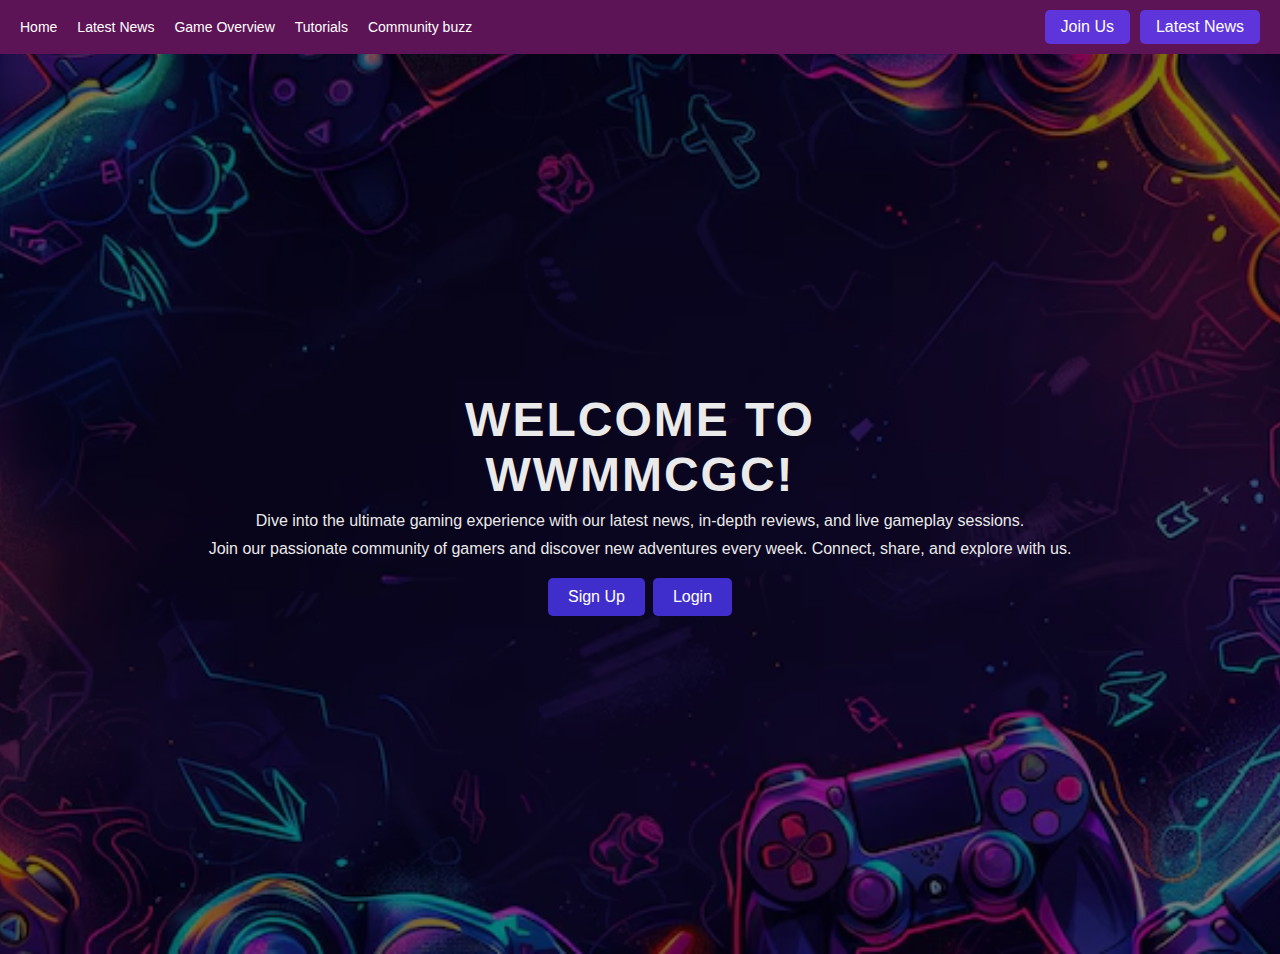
<file: INDEX.HTML>
<!DOCTYPE html>
<html lang="en">
<head>
    <meta charset="UTF-8" />
    <meta name="viewport" content="width=device-width, initial-scale=1" />
    <title>Welcome - WWMMCGC</title>
    <link rel="stylesheet" href="style.css" />
</head>
<body>
    <!-- Navigation Section -->
    <div class="top-nav">
        <div class="right-nav">
            <a href="#" class="toggle-link" data-target="home-content">Home</a>
            <div id="home-content" class="toggle-content" style="display:none; padding: 5px 10px;">
                Welcome to WWMMCGC, your go-to community for all things Mini Militia Classic and beyond. Explore exciting content and join the fun!
            </div>

            <a href="#" class="toggle-link" data-target="latest-news-content">Latest News</a>
            <div id="latest-news-content" class="toggle-content" style="display:none; padding: 5px 10px;">
                Stay updated with the newest game updates, community announcements, and upcoming tournaments.
            </div>

            <a href="#" class="toggle-link" data-target="game-overview-content">Game Overview</a>
            <div id="game-overview-content" class="toggle-content" style="display:none; padding: 5px 10px;">
                Discover the key features and gameplay elements that make Mini Militia Classic a favorite among our community members.
            </div>

            <a href="#" class="toggle-link" data-target="tutorials-content">Tutorials</a>
            <div id="tutorials-content" class="toggle-content" style="display:none; padding: 5px 10px;">
                Learn tips, tricks, and detailed walkthroughs to level up your skills and dominate the battlefield.
            </div>

            <a href="#" class="toggle-link" data-target="community-buzz-content">Community buzz</a>
            <div id="community-buzz-content" class="toggle-content" style="display:none; padding: 5px 10px;">
                Connect with fellow gamers, see community highlights, and get involved in exciting events and discussions.
            </div>
        </div>
        <div class="left-nav">
            <button class="btn-primary" onclick="window.location.href='signup.html'">Join Us</button>
            <button class="btn-secondary" onclick="window.location.href='news.html'">Latest News</button>
        </div>
    </div>

    <!-- Hero Section -->
    <div class="hero-container">
        <div class="overlay"></div>
        <div class="container">
            <div class="welcome-text">
                <h1>WELCOME TO</h1>
                <h1>WWMMCGC!</h1>
                <p class="sub-heading">Dive into the ultimate gaming experience with our latest news, in-depth reviews, and live gameplay sessions.</p>
                <p class="sub-text">Join our passionate community of gamers and discover new adventures every week. Connect, share, and explore with us.</p>
            </div>
            <div class="button-group" style="display: flex; gap: 8px;">
                <button class="btn-primary" onclick="window.location.href='signup.html'">Sign Up</button>
                <button class="btn-secondary" onclick="window.location.href='login.html'">Login</button>
            </div>
        </div>
    </div>

<script>
    // Toggle content below nav items on click
    document.querySelectorAll('.toggle-link').forEach(link => {
        link.addEventListener('click', e => {
            e.preventDefault();
            const targetId = link.getAttribute('data-target');
            const content = document.getElementById(targetId);

            if (content.style.display === 'block') {
                content.style.display = 'none';
            } else {
                // Optionally close others first:
                document.querySelectorAll('.toggle-content').forEach(c => c.style.display = 'none');
                content.style.display = 'block';
            }
        });
    });
</script>

</body>
</html>
</file>
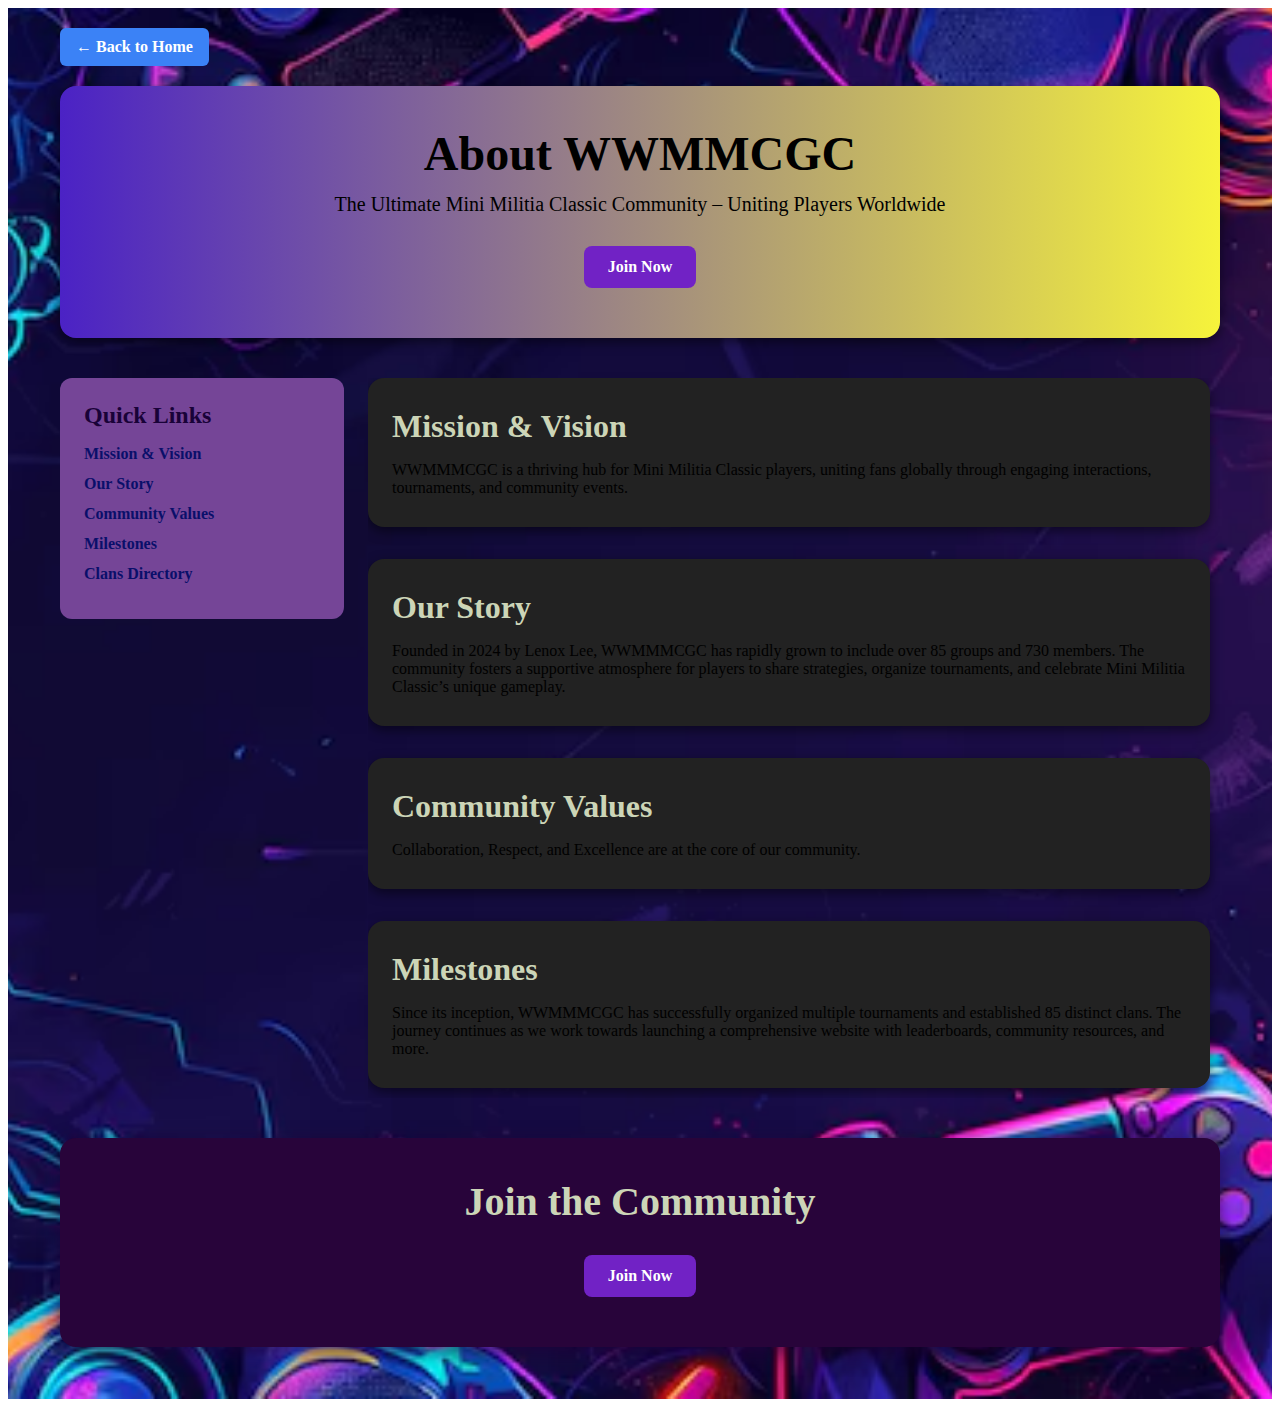
<file: about.html>
<!DOCTYPE html>
<html lang="en">
<head>
  <meta charset="UTF-8" />
  <meta http-equiv="X-UA-Compatible" content="IE=edge" />
  <meta name="viewport" content="width=device-width, initial-scale=1.0" />
  <link rel="stylesheet" href="about.css" />
  <title>About Community - WWMMCGC</title>
</head>
<body>
  <div class="about-page">
    <div class="container">

      <!-- Back Button -->
      <div class="mb-4">
        <a href="home.html" class="back-button">&larr; Back to Home</a>
      </div>

      <!-- Hero Section -->
      <section class="hero mb-12 text-center">
        <h1 class="text-4xl font-bold mb-4">About WWMMCGC</h1>
        <p class="text-lg mb-6">The Ultimate Mini Militia Classic Community – Uniting Players Worldwide</p>
        <a href="https://chat.whatsapp.com/C6wiOXZnQN6HUIhf3dZQ1S" class="join-button" target="_blank">Join Now</a>
      </section>

      <!-- Content Section -->
      <div class="grid-container">
        <!-- Sidebar -->
        <aside class="sidebar">
          <h2>Quick Links</h2>
          <ul>
            <li><a href="#mission" class="hover:underline hover:text-green-400">Mission & Vision</a></li>
            <li><a href="#story" class="hover:underline hover:text-green-400">Our Story</a></li>
            <li><a href="#values" class="hover:underline hover:text-green-400">Community Values</a></li>
            <li><a href="#milestones" class="hover:underline hover:text-green-400">Milestones</a></li>
            <li><a href="#clans" class="hover:underline hover:text-green-400">Clans Directory</a></li>
          </ul>
        </aside>

        <!-- Main Content -->
        <main class="main-content">
          <section id="mission">
            <h2>Mission & Vision</h2>
            <p>WWMMMCGC is a thriving hub for Mini Militia Classic players, uniting fans globally through engaging interactions, tournaments, and community events.</p>
          </section>

          <section id="story">
            <h2>Our Story</h2>
            <p>Founded in 2024 by Lenox Lee, WWMMMCGC has rapidly grown to include over 85 groups and 730 members. The community fosters a supportive atmosphere for players to share strategies, organize tournaments, and celebrate Mini Militia Classic’s unique gameplay.</p>
          </section>

          <section id="values">
            <h2>Community Values</h2>
            <p>Collaboration, Respect, and Excellence are at the core of our community.</p>
          </section>

          <section id="milestones">
            <h2>Milestones</h2>
            <p>Since its inception, WWMMMCGC has successfully organized multiple tournaments and established 85 distinct clans. The journey continues as we work towards launching a comprehensive website with leaderboards, community resources, and more.</p>
          </section>

          <section id="clans">
            <h2>Clans Directory</h2>
            <div class="clan-cards">
              <a href="https://chat.whatsapp.com/L9YdYuJ9SesAOFy6e7g2kv" class="clan-card" target="_blank">DPC - Dominant Player Clan</a>
              <a href="https://chat.whatsapp.com/JUWylkWl1N66Dsl5HbMmj8" class="clan-card" target="_blank">EK - Experience Killers</a>
              <a href="https://chat.whatsapp.com/ISJC1S2jZhk31q0uqQMhUY" class="clan-card" target="_blank">BS Clan - A force to be reckoned with</a>
            </div>
          </section>
        </main>
      </div>

      <!-- Join Section -->
      <section class="join-section">
        <h2>Join the Community</h2>
        <a href="https://chat.whatsapp.com/C6wiOXZnQN6HUIhf3dZQ1S" class="join-button" target="_blank">Join Now</a>
      </section>

    </div>
  </div>
</body>
</html>
</file>
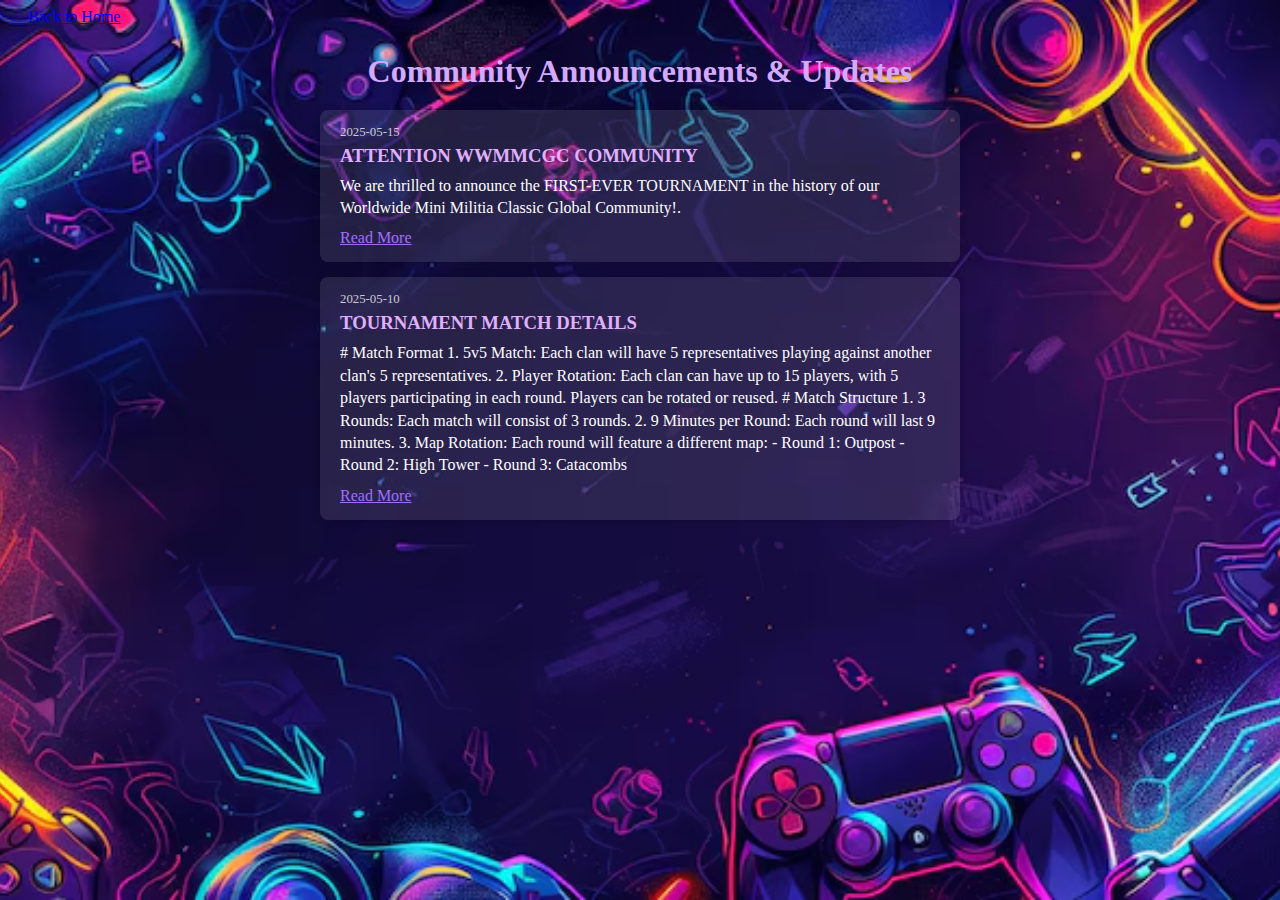
<file: communityA.html>
<!DOCTYPE html>
<html lang="en">
<head>
  <meta charset="UTF-8" />
  <meta name="viewport" content="width=device-width, initial-scale=1" />
  <title>Community Announcements</title>
  <link rel="stylesheet" href="communityA.css">
</head>
<body>
  <section class="announcements">
    <!-- Back Button -->
      <div class="container CommunityA-page">
  <a href="home.html" class="back-button">← Back to Home</a>
  
</div>
    <h2>Community Announcements & Updates</h2>

    <div class="announcement-card">
      <small class="date">2025-05-15</small>
      <h3>ATTENTION WWMMCGC COMMUNITY</h3>
      <p>We are thrilled to announce the FIRST-EVER TOURNAMENT in the history of our Worldwide Mini Militia Classic Global Community!.</p>
      <a href="#" class="read-more" onclick="toggleReadMore(this)">Read More</a>
      <div class="more-text" style="display: none;">
        <p>TOURNAMENT DATES: June or July (exact dates to be confirmed soon!)
ALTERNATE DATE: August (if needed)

TOURNAMENT SELECTION CRITERIA

To participate in the WWMMCGC Tournament, follow these steps:

1. Fill out the WWMMCGC form.
2. Based on your rank, you'll be matched with clan members of similar rank.
3. Defend your rank by competing against them.
4. If you defeat your opponents, you'll automatically qualify to represent your clan in the tournament.

Clear and straightforward! This format ensures fair competition and showcases your skills.
.</p>
      </div>
    </div>

    <div class="announcement-card">
      <small class="date">2025-05-10</small>
      <h3>TOURNAMENT MATCH DETAILS</h3>
      <p># Match Format
1. 5v5 Match: Each clan will have 5 representatives playing against another clan's 5 representatives.
2. Player Rotation: Each clan can have up to 15 players, with 5 players participating in each round. Players can be rotated or reused.

# Match Structure
1. 3 Rounds: Each match will consist of 3 rounds.
2. 9 Minutes per Round: Each round will last 9 minutes.
3. Map Rotation: Each round will feature a different map:
    - Round 1: Outpost
    - Round 2: High Tower
    - Round 3: Catacombs
</p>
      <a href="#" class="read-more" onclick="toggleReadMore(this)">Read More</a>
      <div class="more-text" style="display: none;">
        <p> Game Modes:
1. Round 1 (Outpost): TDM (Team Deathmatch)
2. Round 2 (High Tower): CTF (Capture the Flag)
3. Round 3 (Catacombs): PTB (Plant the Bomb)

# Match Officials
1. 2 Spectators/Observers: Community admins will spectate each match.
2. *No members are allowed to spectate : Only designated community admins can spectate.

# Lobby Details
1. Total players: 10 players (5 from each clan) + 2 spectators = 12 players maximum.

TOURNAMENT RULES

1. No insults: No clan member should insult another clan or player. Immediate ban and replacement will follow.
2. No hacking: Using hacks will result in immediate ban and possible clan penalty. Recorded evidence can be used to enforce this rule.

3. Spectators only: Only designated spectators can speak in the lobby unless players are specifically asked to.

4. Good connection required: Players must have a stable connection. Lagging out won't pause the game nor require spectator to remove anyone. 

5. Clan tags required: Players must display their clan tags.

6. Starting phrase: "For the glory of MMC, let the war begin" will signal the match start.

7. Clans' positions: Clans will be assigned left and right positions.

TOURNAMENT FORMAT

Group Stage
1. 3-4 groups: Divided into Group A, B, C, and possibly D.
2. 8 clans per group: Each group will have 8 clans competing.
3. Round-robin format: Each clan will play against every other clan in their group.

Advancement
1. Top clan advances: The clan with the most wins or points in each group will advance to the semi-finals.

Semi-finals:

The winners from each group will compete in the semi-finals.

TOURNAMENT FINALS

1. Last clan standing: The winners of the semi-finals will compete for the championship.

2. Tournament winner: The last clan standing will be declared the winner and crowned the strongest clan in WWMMCGC.

Stay tuned for updates, and get ready for an epic battle! Thank you to our amazing community members for your dedication and enthusiasm!

Get ready, comrades! The tournament promises to be epic!</p>
      </div>
    </div>
  </section>

  <script>
    function toggleReadMore(element) {
      const moreText = element.nextElementSibling;
      if (moreText.style.display === "none") {
        moreText.style.display = "block";
        element.textContent = "Read Less";
      } else {
        moreText.style.display = "none";
        element.textContent = "Read More";
      }
    }
  </script>
</body>
</html>
</file>
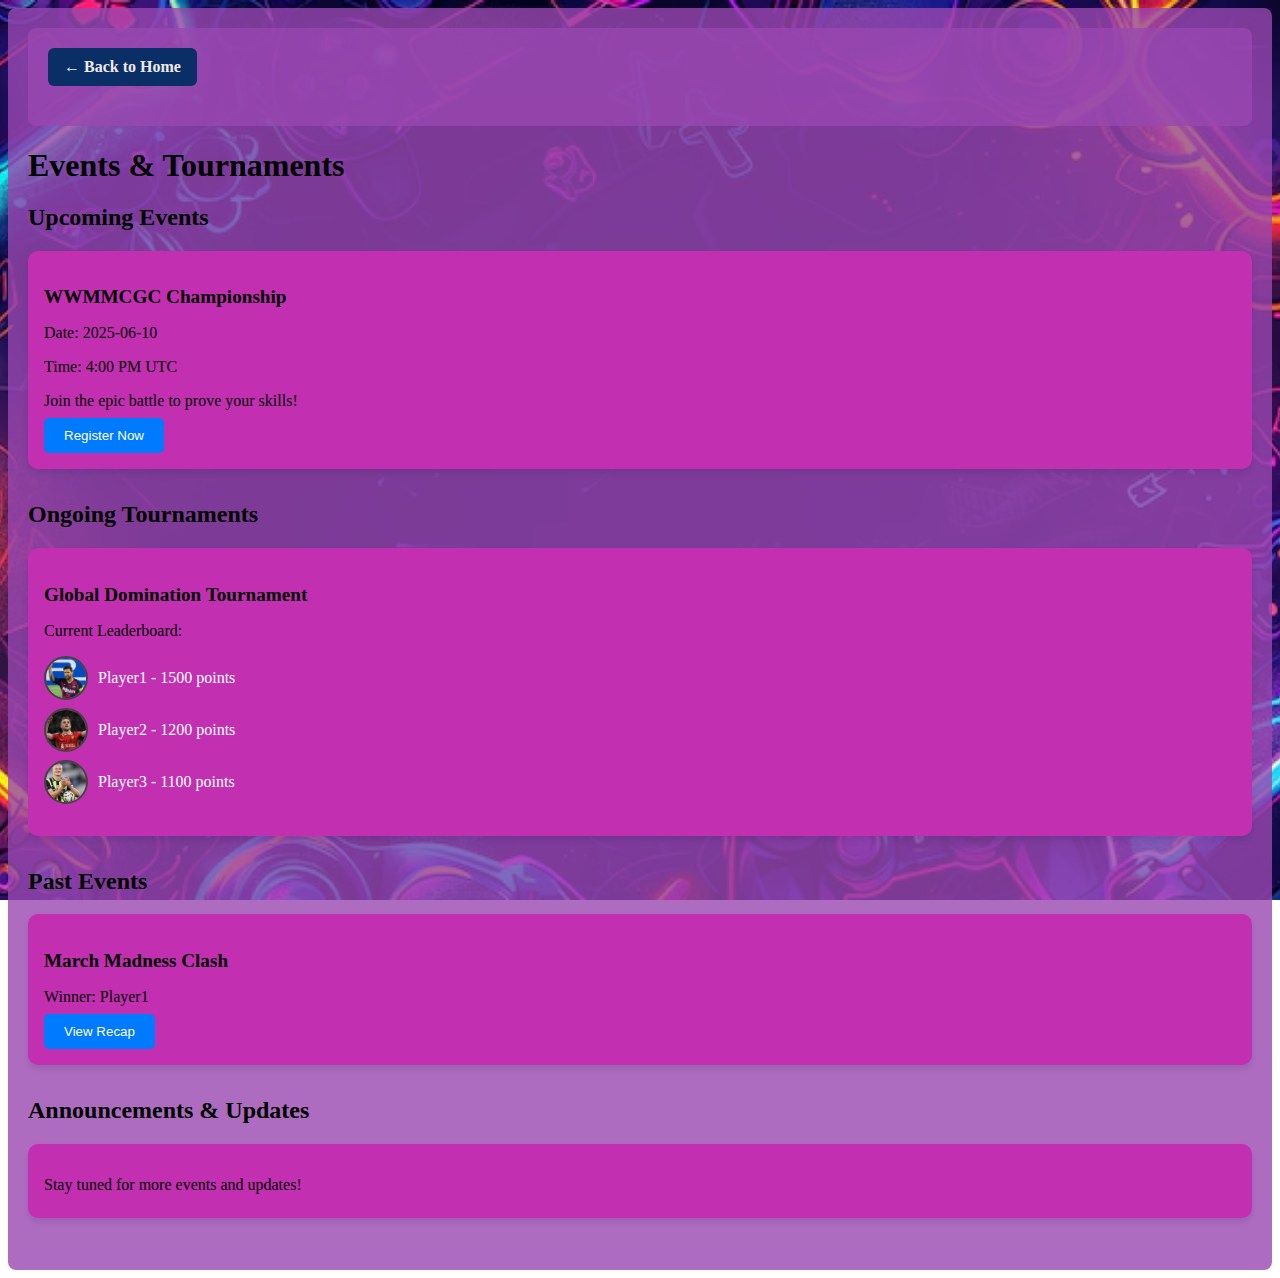
<file: event.html>
<!DOCTYPE html>
<html lang="en">
<head>
  <meta charset="UTF-8">
  <meta http-equiv="X-UA-Compatible" content="IE=edge">
  <meta name="viewport" content="width=device-width, initial-scale=1.0">
  <title>Events & Tournaments</title>
  <link rel="stylesheet" href="event.css">
</head>
<body>
  <div class="container">
    <!-- Back Button -->
      <div class="container event-page">
  <a href="home.html" class="back-button">← Back to Home</a>
  
</div>
    <h1>Events & Tournaments</h1>

<!-- Upcoming Events -->
    <section class="section">
      <h2>Upcoming Events</h2>
      <div class="card">
        <h3>WWMMCGC Championship</h3>
        <p>Date: 2025-06-10</p>
        <p>Time: 4:00 PM UTC</p>
        <p>Join the epic battle to prove your skills!</p>
        <button onclick="redirectToForm()">Register Now</button>
      </div>
    </section>

    <!-- Ongoing Tournaments -->
    <section class="section">
      <h2>Ongoing Tournaments</h2>
      <div class="card">
        <h3>Global Domination Tournament</h3>
        <p>Current Leaderboard:</p>
        <ul class="leaderboard">
  <li>
    <img src="1.jpg" alt="Player1" class="player-pic" />
    Player1 - 1500 points
  </li>
  <li>
    <img src="2.jpg" alt="Player2" class="player-pic" />
    Player2 - 1200 points
  </li>
  <li>
    <img src="3.jpg" alt="Player3" class="player-pic" />
    Player3 - 1100 points
  </li>
</ul>

      </div>
    </section>

    <!-- Past Events -->
    <section class="section">
      <h2>Past Events</h2>
      <div class="card">
        <h3>March Madness Clash</h3>
        <p>Winner: Player1</p>
        <button onclick="openRecapVideo()">View Recap</button>

<script>
  function openRecapVideo() {
    const videoURL = "YOUR_VIDEO_RECAP_LINK_HERE";
    window.open(videoURL, "_blank");
  }
</script>
      </div>
    </section>

    <!-- Announcements & Updates -->
    <section class="section">
      <h2>Announcements & Updates</h2>
      <div class="card">
        <p>Stay tuned for more events and updates!</p>
      </div>
    </section>
  </div>

  <script>
    function redirectToForm() {
      const formURL = "YOUR_GOOGLE_FORM_LINK_HERE";
      window.location.href = formURL;
    }
  </script>

</body>
</html>
</file>
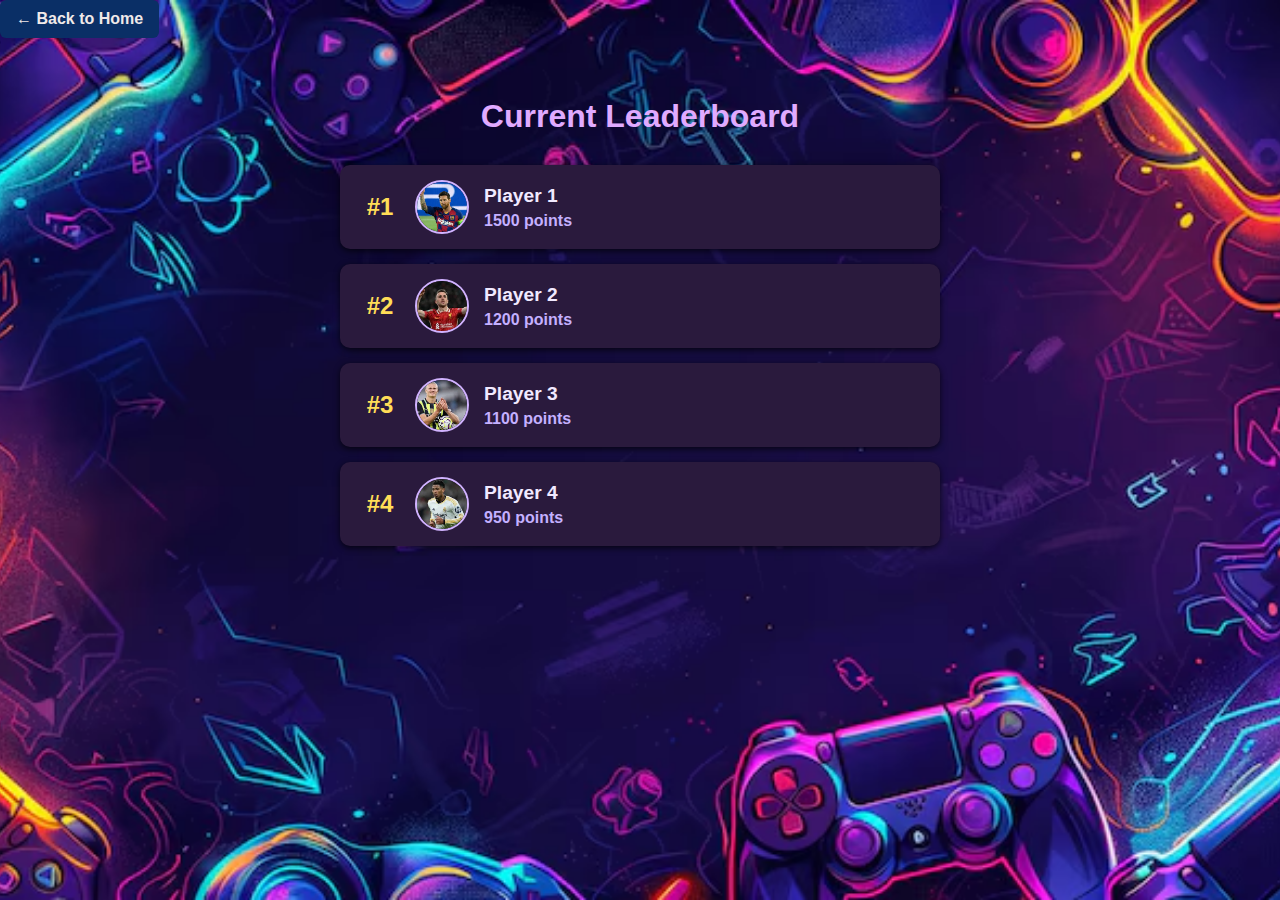
<file: leaderboard.html>
<!DOCTYPE html>
<html lang="en">
<head>
  <meta charset="UTF-8" />
  <meta name="viewport" content="width=device-width, initial-scale=1" />
  <title>Leaderboard</title>
  <!-- Back Button -->
      <div class="container event-page">
  <a href="home.html" class="back-button">← Back to Home</a>
  <link rel="stylesheet" href="leaderboard.css" />

</head>
<body>

  <section class="leaderboard">
    <h2>Current Leaderboard</h2>

    <div class="leaderboard-item">
    <span class="rank">#1</span>
    <img src="1.jpg" alt="Player 1" class="player-img" />
    <div class="player-info">
      <h3>Player 1</h3>
      <p>1500 points</p>
    </div>
  </div>

  <div class="leaderboard-item">
    <span class="rank">#2</span>
    <img src="2.jpg" alt="Player 2" class="player-img" />
    <div class="player-info">
      <h3>Player 2</h3>
      <p>1200 points</p>
    </div>
  </div>

  <div class="leaderboard-item">
    <span class="rank">#3</span>
    <img src="3.jpg" alt="Player 3" class="player-img" />
    <div class="player-info">
      <h3>Player 3</h3>
      <p>1100 points</p>
    </div>
  </div>

  <div class="leaderboard-item">
    <span class="rank">#4</span>
    <img src="4.jpg" alt="Player 4" class="player-img" />
    <div class="player-info">
      <h3>Player 4</h3>
      <p>950 points</p>
    </div>
  </div>
</div>


    </div>
  </section>

</body>
</html>
</file>
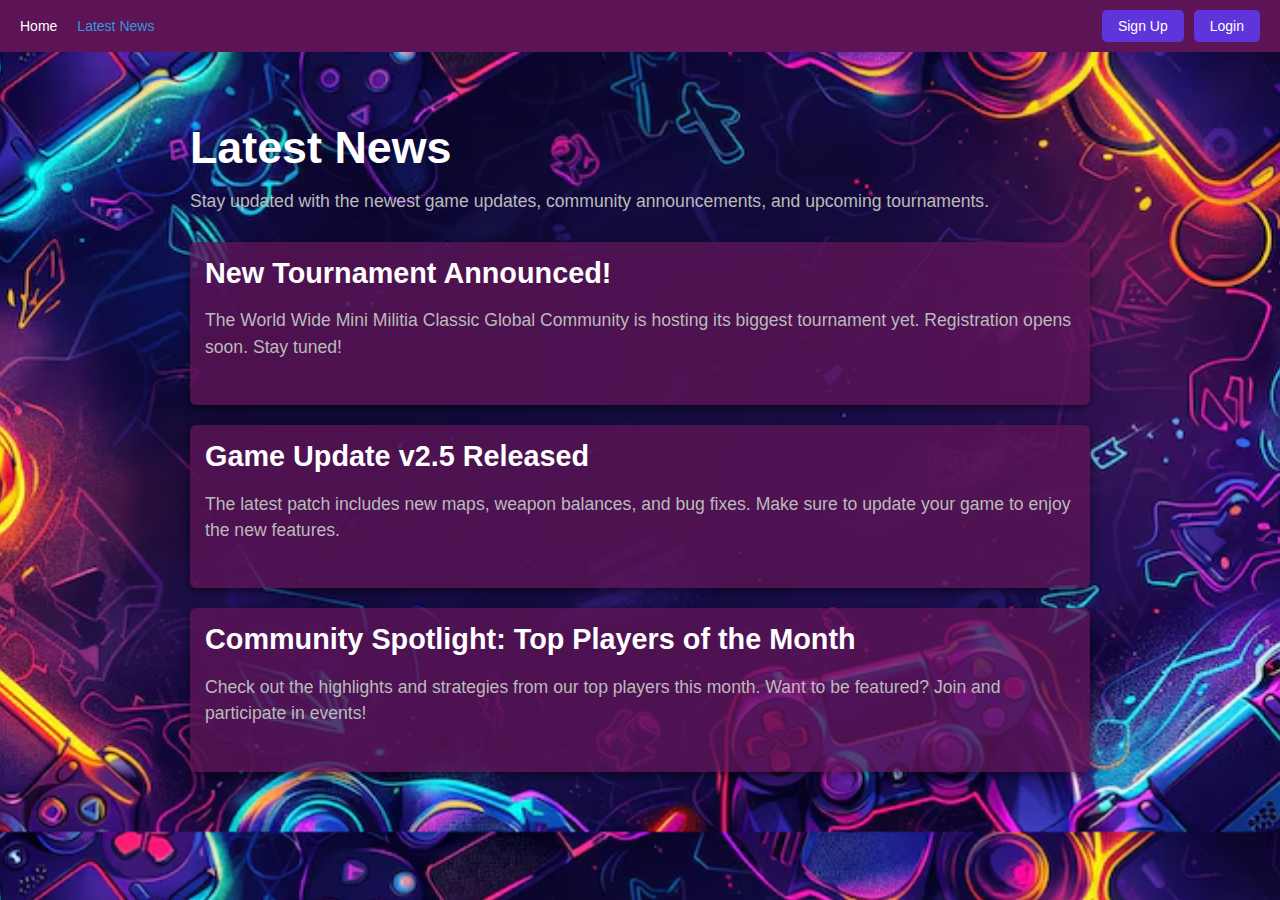
<file: news.html>
<!DOCTYPE html>
<html lang="en">
<head>
    <meta charset="UTF-8" />
    <meta name="viewport" content="width=device-width, initial-scale=1" />
    <title>Latest News - WWMMCGC</title>
    <link rel="stylesheet" href="news.css" />
</head>
<body>
    <!-- Navigation -->
    <div class="top-nav">
        <div class="right-nav">
            <a href="index.html">Home</a>
            <a href="new.html" class="active">Latest News</a>
           
        </div>
        <div class="left-nav">
            <button class="btn-primary" onclick="window.location.href='signup.html'">Sign Up</button>
            <button class="btn-secondary" onclick="window.location.href='login.html'">Login</button>
        </div>
    </div>

    <!-- Main Content -->
    <div class="container" style="padding: 40px 20px; max-width: 900px; margin: auto; color: #fff;">
        <h1>Latest News</h1>
        <p>Stay updated with the newest game updates, community announcements, and upcoming tournaments.</p>

        <!-- News item 1 -->
        <article style="background: rgba(92, 20, 86, 0.8); padding: 15px; border-radius: 6px; margin-bottom: 20px;">
            <h2>New Tournament Announced!</h2>
            <p>The World Wide Mini Militia Classic Global Community is hosting its biggest tournament yet. Registration opens soon. Stay tuned!</p>
            <!-- Optionally a "Read More" link to a full article -->
        </article>

        <!-- News item 2 -->
        <article style="background: rgba(92, 20, 86, 0.8); padding: 15px; border-radius: 6px; margin-bottom: 20px;">
            <h2>Game Update v2.5 Released</h2>
            <p>The latest patch includes new maps, weapon balances, and bug fixes. Make sure to update your game to enjoy the new features.</p>
        </article>

        <!-- News item 3 -->
        <article style="background: rgba(92, 20, 86, 0.8); padding: 15px; border-radius: 6px; margin-bottom: 20px;">
            <h2>Community Spotlight: Top Players of the Month</h2>
            <p>Check out the highlights and strategies from our top players this month. Want to be featured? Join and participate in events!</p>
        </article>
    </div>
</body>
</html>
</file>
<file: style.css>
body {
    margin: 0;
    font-family: 'Arial', sans-serif;
    background-image: url('vibrant-esports-event-background-with-neon-game-controllers-futuristic-digital-elements_43969-62587.avif');
    background-size: cover;
    background-position: center;
    color: #ffffff;
}

.top-nav {
    display: flex;
    justify-content: flex-end;
    align-items: center;
    padding: 10px 20px;
    background-color: #5c1456;
}

.left-nav {
    margin-left: auto;
    display: flex;
    gap: 10px;
}

.left-nav .btn-primary, .left-nav .btn-secondary {
    background-color: #5e34db;
    color: #ffffff;
    border: none;
    padding: 8px 16px;
    cursor: pointer;
    border-radius: 5px;
}

.right-nav {
    display: flex;
    gap: 20px;
}

.right-nav a {
    color: #ffffff;
    text-decoration: none;
    font-size: 14px;
    cursor: pointer; /* show pointer on hover */
    position: relative;
}

.right-nav a:hover {
    color: #3498db;
}

/* New styles for toggle content under nav links */
.toggle-content {
    background-color: rgba(92, 20, 86, 0.8); /* slightly transparent purple */
    margin-top: 5px;
    font-size: 13px;
    line-height: 1.4;
    border-radius: 4px;
    max-width: 250px;
    color: #ddd;
    box-shadow: 0 2px 6px rgba(0,0,0,0.5);
    padding: 8px 12px;
}

.hero-container {
    display: flex;
    justify-content: center;
    align-items: center;
    height: 100vh;
    position: relative;
}

.overlay {
    position: absolute;
    top: 0;
    left: 0;
    width: 100%;
    height: 100%;
    background-color: rgba(0, 0, 0, 0.5);
    z-index: 1;
}

.container {
    position: relative;
    z-index: 2;
    text-align: center;
}

.welcome-text h1 {
    margin: 0;
    font-size: 3rem;
    letter-spacing: 2px;
}

.welcome-text .sub-heading, .welcome-text .sub-text {
    margin: 10px 0;
    font-size: 1rem;
}

.button-group {
    display: flex;
    gap: 0px; 
    justify-content: center;
    margin-top: 20px;
}

.btn-primary, .btn-secondary {
    padding: 10px 20px;
    border: none;
    cursor: pointer;
    border-radius: 5px;
    font-size: 1rem;
    margin: 0;
}

.btn-primary {
    background-color: #402ecc;
    color: #ffffff;
}

.btn-secondary {
    background-color: #402ecc;
    color: #ffffff;
}

.btn-primary:hover, .btn-secondary:hover {
    opacity: 0.8;
}

.signup-page {
    display: flex;
    justify-content: center;
    align-items: center;
    min-height: 100vh;
    background-image: url('vibrant-esports-event-background-with-neon-game-controllers-futuristic-digital-elements_43969-62587.avif'); 
    background-size: cover;
    background-position: center;
}


.signup-page .signup-container {
    display: flex;
    width: 800px;
    height: 500px;
    background-color: #2a2a2a;
    border-radius: 15px;
    overflow: hidden;
    box-shadow: 0px 4px 8px rgba(0, 0, 0, 0.2);
}

.signup-page .signup-left {
    width: 50%;
    padding: 40px;
    display: flex;
    flex-direction: column;
    justify-content: flex-start; 
    background-color: #333333;
}

.signup-page .signup-left h2 {
    margin-bottom: 20px;
    font-size: 24px;
}

.signup-page .signup-left input {
    width: 100%;
    padding: 12px;
    margin-bottom: 15px;
    border: none;
    border-radius: 10px;
    background-color: #444;
    color: #fff;
}

.signup-page .signup-left .signup-btn {
    width: 100%;
    padding: 12px;
    margin-bottom: 10px;
    border: none;
    border-radius: 10px;
    background-color: #2ecc71;
    color: #ffffff;
    cursor: pointer;
}

.signup-page .signup-left .signup-btn:hover {
    opacity: 0.9;
}


.signup-page .signup-left .footer-text {
    margin-top: 20px; 
    font-size: 12px;
    text-align: center;
    color: #777;
}


.signup-page .signup-left .login-link {
    font-size: 14px;
    text-align: center;
    color: #3498db;
    cursor: pointer;
    margin-top: 15px;
}

.signup-page .signup-left .login-link a {
    color: #3498db;
    text-decoration: none;
}

.signup-page .signup-left .login-link a:hover {
    text-decoration: underline;
}

.signup-page .signup-right {
    width: 50%;
    padding: 40px;
    background-image: url('Earn_Money_gaming-min.png'); 
    background-size: cover;
    background-position: center;
    position: relative;
    display: flex;
    flex-direction: column;
    justify-content: center;
    align-items: center;
}

.signup-page .signup-right h2 {
    font-size: 30px;
    margin-bottom: 20px;
}

.signup-page .promo-text h3 {
    font-size: 20px;
    text-align: center;
    margin-bottom: 10px;
}

.signup-page .promo-text p {
    font-size: 14px;
    margin-bottom: 20px;
    text-align: center;
}

.signup-page .view-more-btn {
    padding: 12px 20px;
    border-radius: 10px;
    background-color: #e74c3c;
    color: #ffffff;
    border: none;
    cursor: pointer;
}

.signup-page .view-more-btn:hover {
    opacity: 0.9;
}

/* General styling for the login page */
.login-page {
    display: flex;
    justify-content: center;
    align-items: center;
    min-height: 100vh;
    background-color: #360660;
    background-image: url('background-image.jpg'); /* Update with actual image path */
    background-size: cover;
    background-position: center;
}

/* Styling for the container of the login form */
.login-page .login-container {
    display: flex;
    width: 800px;
    height: 500px;
    background-color: #2a2a2a;
    border-radius: 15px;
    overflow: hidden;
    box-shadow: 0px 4px 8px rgba(0, 0, 0, 0.2);
}

/* Styling for the left side (form area) */
.login-page .login-left {
    width: 50%;
    padding: 40px;
    display: flex;
    flex-direction: column;
    justify-content: center;
    background-color: #333333;
}

/* Heading for the form */
.login-page .login-left h2 {
    margin-bottom: 20px;
    font-size: 24px;
}

/* Text inputs for email and password */
.login-page .login-left input {
    width: 100%;
    padding: 12px;
    margin-bottom: 15px;
    border: none;
    border-radius: 10px;
    background-color: #444;
    color: #fff;
}

/* Login button */
.login-page .login-left .submit-btn {
    width: 100%;
    padding: 12px;
    margin-bottom: 15px;
    border: none;
    border-radius: 10px;
    background-color: #3498db;
    color: #ffffff;
    cursor: pointer;
}

/* Hover effect for buttons */
.login-page .login-left .submit-btn:hover {
    opacity: 0.9;
}

/* "Don't have an account? Sign Up" link */
.login-page .login-left .signup-link {
    font-size: 14px;
    text-align: center;
    color: #3498db;
    cursor: pointer;
    margin-bottom: 15px; /* Moved up closer to the login button */
}

.login-page .login-left .signup-link a {
    color: #3498db;
    text-decoration: none;
}

.login-page .login-left .signup-link a:hover {
    text-decoration: underline;
}

/* Footer text styling */
.login-page .login-left .footer-text {
    margin-top: auto;
    font-size: 12px;
    text-align: center;
    color: #777;
}

/* Styling for the right side (image and promo text) */
.login-page .login-right {
    width: 50%;
    padding: 40px;
    background-image: url('background-image.jpg'); /* Update with actual image path */
    background-size: cover;
    background-position: center;
    position: relative;
    display: flex;
    flex-direction: column;
    justify-content: center;
    align-items: center;
}

/* Heading for promo text */
.login-page .login-right h2 {
    font-size: 30px;
    margin-bottom: 20px;
}

/* Promo text styling */
.login-page .promo-text h3 {
    font-size: 20px;
    text-align: center;
    margin-bottom: 10px;
}

.login-page .promo-text p {
    font-size: 14px;
    margin-bottom: 20px;
    text-align: center;
}

/* View More button */
.login-page .view-more-btn {
    padding: 12px 20px;
    border-radius: 10px;
    background-color: #e74c3c;
    color: #ffffff;
    border: none;
    cursor: pointer;
}

.login-page .view-more-btn:hover {
    opacity: 0.9;
}

body, html {
  margin: 0;
  padding: 0;
  font-family: 'Poppins', sans-serif;
  background-color: #0d0d1f;
  color: #eaeaea;
}

.navbar {
  display: flex;
  justify-content: space-between;
  align-items: center;
  padding: 1rem 2rem;
  background-color: #1a1a3b;
  border-bottom: 2px solid #2a2a5e;
}

.navbar .logo {
  display: flex;
  align-items: center;
  gap: 0.5rem;
}

.navbar .logo img {
  width: 40px;
  height: 40px;
}

.navbar .logo span {
  font-size: 1.5rem;
  font-weight: 700;
  color: #00aaff;
}

.nav-links a {
  margin: 0 1rem;
  text-decoration: none;
  color: #eaeaea;
  font-weight: bold;
  transition: color 0.3s;
}

.nav-links a:hover {
  color: #00aaff;
}

.user-actions {
  display: flex;
  align-items: center;
  gap: 1rem;
}

.search-input {
  padding: 0.5rem;
  background-color: #1a1a3b;
  border: 1px solid #2a2a5e;
  color: #eaeaea;
  border-radius: 5px;
}

.join-btn {
  background-color: #00aaff;
  padding: 0.5rem 1rem;
  border: none;
  cursor: pointer;
  transition: background-color 0.3s;
}

.join-btn:hover {
  background-color: #0088cc;
}

.arrow-icon {
  padding: 0.5rem 1rem;
  background-color: #1a1a3b;
  border: none;
  cursor: pointer;
  color: #00aaff;
  font-size: 1.2rem;
  transition: transform 0.3s ease;
}

.arrow-icon:hover {
  transform: rotate(180deg);
}

.logout-box {
  display: none;
  position: absolute;
  top: 60px;
  right: 20px;
  background-color: #222;
  padding: 10px;
  border-radius: 5px;
  box-shadow: 0px 4px 6px rgba(0, 0, 0, 0.1);
  z-index: 1000;
}

.logout-box button {
  background-color: #ff4757;
  color: #fff;
  border: none;
  padding: 5px 10px;
  cursor: pointer;
}

.logout-box button:hover {
  background-color: #e84141;
}

.hero-section {
  height: 100vh;
  background-size: cover;
  background-position: center;
  display: flex;
  flex-direction: column;
  justify-content: center;
  align-items: center;
  text-align: center;
}

.hero-section h1 {
  font-size: 3rem;
  font-weight: bold;
  color: #00aaff;
  margin-bottom: 1rem;
  text-shadow: 2px 2px #000000;
}

.hero-section h2 {
  font-size: 1.5rem;
  color: #eaeaea;
  margin-bottom: 1.5rem;
}

.about-btn {
  background-color: #00aaff;
  padding: 0.75rem 1.5rem;
  border: none;
  cursor: pointer;
  font-size: 1rem;
  transition: background-color 0.3s;
}

.about-btn:hover {
  background-color: #0088cc;
}

.vertical-nav {
  position: fixed;
  top: 50%;
  left: 10px;
  transform: translateY(-50%);
  display: flex;
  flex-direction: column;
  gap: 1rem;
}

.vertical-nav span {
  color: #00aaff;
  cursor: pointer;
}

.logout-btn {
  background-color: #ff4757;
  padding: 0.5rem 1rem;
  border: none;
  cursor: pointer;
  color: #ffffff;
  margin-top: 1rem;
}

.logout-btn:hover {
  background-color: #e84141;
}

.social-icons {
  position: fixed;
  top: 50%;
  right: 10px;
  transform: translateY(-50%);
  display: flex;
  flex-direction: column;
  gap: 1rem;
}

.social-icons .icon {
  color: #00aaff;
  font-size: 1.2rem;
  cursor: pointer;
  transition: color 0.3s;
}

.social-icons .icon:hover {
  color: #0088cc;
}
</file>
<file: about.css>
/* about.css */

.about-page * {
  box-sizing: border-box;
  margin: 0;
  padding: 0;
}

.about-page {
  background-image: url('vibrant-esports-event-background-with-neon-game-controllers-futuristic-digital-elements_43969-62587.avif');
  background-size: cover;        
  background-position: center;   
  background-repeat: no-repeat;  
  min-height: 100vh;         
}

/* Container */
.about-page .container {
  max-width: 1200px;
  margin: 0 auto;
  padding: 20px;
}

/* Back Button */
.about-page .back-button {
  display: inline-block;
  background-color: #3b82f6;
  color: white;
  padding: 10px 16px;
  border-radius: 6px;
  text-decoration: none;
  font-weight: 600;
  margin-bottom: 20px;
  transition: background-color 0.3s ease;
}

.about-page .back-button:hover {
  background-color: #2563eb;
}

/* Join Buttons */
.about-page .join-button {
  display: inline-block;
  background-color: #7122c5;
  color: white;
  padding: 12px 24px;
  border-radius: 8px;
  font-weight: 700;
  text-decoration: none;
  cursor: pointer;
  transition: background-color 0.3s ease;
  margin: 10px 0;
}

.about-page .join-button:hover {
  background-color: #7416a3;
}

/* Hero Section */
.about-page .hero {
  background: linear-gradient(90deg, #4b22c5, #f6f33b);
  padding: 40px 20px;
  border-radius: 16px;
  text-align: center;
  margin-bottom: 40px;
}

.about-page .hero h1 {
  font-size: 3rem;
  margin-bottom: 12px;
}

.about-page .hero p {
  font-size: 1.25rem;
  margin-bottom: 20px;
}

/* Layout grid */
.about-page .grid-container {
  display: grid;
  grid-template-columns: 1fr 3fr;
  gap: 24px;
}

/* Sidebar */
.about-page .sidebar {
  background-color: #754597;
  border-radius: 12px;
  padding: 24px;
  position: sticky;
  top: 20px;
  height: fit-content;
}

.about-page .sidebar h2 {
  margin-bottom: 16px;
  font-size: 1.5rem;
  color: #190238;
}

.about-page .sidebar ul {
  list-style: none;
}

.about-page .sidebar ul li {
  margin-bottom: 12px;
}

.about-page .sidebar ul li a {
  color: #0a0f6a;
  text-decoration: none;
  font-weight: 600;
  transition: color 0.3s ease;
}

.about-page .sidebar ul li a:hover {
  color: #2a0494;
  text-decoration: underline;
}

/* Main content */
.about-page .main-content {
  overflow-y: auto;
  max-height: 80vh;
  padding-right: 10px;
}

/* Sections */
.about-page section {
  background-color: #222;
  border-radius: 16px;
  padding: 30px 24px;
  margin-bottom: 32px;
  box-shadow: 0 4px 12px rgba(0, 0, 0, 0.5);
}

.about-page section h2 {
  color: #ccd5b7;
  margin-bottom: 16px;
  font-size: 2rem;
}

/* Clan Directory cards */
.about-page .clan-cards {
  display: grid;
  grid-template-columns: repeat(auto-fill, minmax(220px, 1fr));
  gap: 20px;
  max-height: 380px;
  overflow-y: auto;
  padding-right: 8px;
}

.about-page .clan-card {
  background-color: #4207ae;
  border-radius: 12px;
  padding: 20px;
  cursor: pointer;
  font-weight: 600;
  color: #ddd;
  transition: background-color 0.3s ease, color 0.3s ease;
  box-shadow: 0 2px 6px rgba(0, 0, 0, 0.7);
}

.about-page .clan-card:hover {
  background-color: #380451;
  color: #111;
}

/* Join Community section */
.about-page .join-section {
  background-color: #28043a;
  padding: 40px 24px;
  border-radius: 16px;
  text-align: center;
  box-shadow: 0 6px 20px rgba(31, 0, 55, 0.7);
  color: #031c31;
  margin-top: 40px;
}

.about-page .join-section h2 {
  font-size: 2.5rem;
  margin-bottom: 20px;
}

/* Responsive */
@media (max-width: 768px) {
  .about-page .grid-container {
    grid-template-columns: 1fr;
  }

  .about-page .sidebar {
    position: relative;
    top: auto;
    margin-bottom: 32px;
  }

  .about-page .main-content {
    max-height: none;
  }
}
</file>
<file: communityA.css>
body {
  background-image: url('vibrant-esports-event-background-with-neon-game-controllers-futuristic-digital-elements_43969-62587.avif');
  background-size: cover;       /* Cover entire viewport */
  background-position: center;  /* Center the image */
  background-repeat: no-repeat; /* Don’t repeat the image */
  background-attachment: fixed; /* Make the background fixed while scrolling */
  /* Optional: Add a subtle overlay to improve readability */
  position: relative;
  z-index: 0;
}

.announcements h2 {
  font-size: 2rem;
  margin-bottom: 20px;
  color: #d4aaff;
  text-align: center;
}

.announcement-card {
  background-color: rgba(255, 255, 255, 0.1);
  padding: 15px 20px;
  border-radius: 8px;
  margin-bottom: 15px;
  box-shadow: 0 0 8px rgba(0, 0, 0, 0.2);
  color: #fff;
  max-width: 600px;
  margin-left: auto;
  margin-right: auto;
}

.announcement-card .date {
  font-size: 0.8rem;
  color: #ccc;
  display: block;
  margin-bottom: 5px;
}

.announcement-card h3 {
  margin: 0 0 8px 0;
  font-weight: 600;
  color: #e0b0ff;
}

.announcement-card p {
  margin: 0 0 10px 0;
  line-height: 1.4;
}

.announcement-card .read-more {
  color: #a36eff;
  text-decoration: underline;
  font-weight: 500;
  cursor: pointer;
}

.announcement-card .read-more:hover {
  color: #d0a3ff;
}

.more-text {
  display: none;  /* Initially hidden */
  margin-top: 10px;
  background-color: rgba(255, 255, 255, 0.1);
  padding: 10px;
  border-radius: 6px;
  color: #b3b3b3;
}

.more-text p {
  margin: 0;
  line-height: 1.4;
}
/* Back Button */
.event-page .back-button {
  display: inline-block;
  background-color: #0a2f66;
  color: rgb(240, 233, 233);
  padding: 10px 16px;
  border-radius: 6px;
  text-decoration: none;
  font-weight: 600;
  margin-bottom: 20px;
  transition: background-color 0.3s ease;
}
</file>
<file: event.css>
/* event.css */

body {
  background-image: url('vibrant-esports-event-background-with-neon-game-controllers-futuristic-digital-elements_43969-62587.avif');
  background-size: cover;       /* Cover entire viewport */
  background-position: center;  /* Center the image */
  background-repeat: no-repeat; /* Don’t repeat the image */
  background-attachment: fixed; /* Make the background fixed while scrolling */
  /* Optional: Add a subtle overlay to improve readability */
  position: relative;
  z-index: 0;
}

.container {
  position: relative;
  z-index: 1; /* To be above the background */
  background-color: rgba(153, 71, 176, 0.8); /* Optional white translucent background behind content */
  padding: 20px;
  border-radius: 8px;
}

h1 {
  font-size: 2rem;
  margin-bottom: 1rem;
}

.section {
  margin-bottom: 2rem;
}

.card {
  background-color: #c32fb1;
  padding: 16px;
  border-radius: 10px;
  box-shadow: 0px 4px 6px rgba(7, 11, 58, 0.1);
  margin-bottom: 1rem;
}

.card h3 {
  font-size: 1.2rem;
  margin-bottom: 0.5rem;
}

.card p {
  margin-bottom: 0.5rem;
}

input {
  width: 100%;
  padding: 10px;
  margin-bottom: 10px;
  border: none;
  border-radius: 5px;
  background-color: #2a2a2a;
  color: #ffffff;
}

button {
  background-color: #007bff;
  color: #ffffff;
  padding: 10px 20px;
  border: none;
  border-radius: 5px;
  cursor: pointer;
  transition: background-color 0.3s ease;
}

button:hover {
  background-color: #0056b3;
}

/* Leaderboard player images styling */
.leaderboard {
  list-style: none;
  padding-left: 0;
}

.leaderboard li {
  display: flex;
  align-items: center;
  margin-bottom: 8px;
  color: #fff;
}

.player-pic {
  width: 40px;
  height: 40px;
  border-radius: 50%; /* makes image circular */
  object-fit: cover;  /* ensures the image covers the circle nicely */
  margin-right: 10px;
  border: 2px solid #444; /* optional: adds a border around the circle */
}
/* Back Button */
.event-page .back-button {
  display: inline-block;
  background-color: #0a2f66;
  color: rgb(240, 233, 233);
  padding: 10px 16px;
  border-radius: 6px;
  text-decoration: none;
  font-weight: 600;
  margin-bottom: 20px;
  transition: background-color 0.3s ease;
}
</file>
<file: leaderboard.css>
/* leaderboard.css */

body {
  background-image: url('vibrant-esports-event-background-with-neon-game-controllers-futuristic-digital-elements_43969-62587.avif');
  background-size: cover;
  background-position: center;
  background-repeat: no-repeat;
  background-attachment: fixed;
  position: relative;
  z-index: 0;
  margin: 0; /* reset default margin */
  font-family: Arial, sans-serif;
  color: #f1e9ff;
}

.leaderboard {
  max-width: 600px;
  margin: 40px auto; /* top & bottom breathing space */
  padding: 0 15px;
}

.leaderboard h2 {
  text-align: center;
  margin-bottom: 30px; /* increased spacing */
  font-size: 2rem;
  color: #e0aaff;
}

.leaderboard-item {
  display: flex;
  align-items: center;
  background-color: #2a1a3d;
  padding: 15px 20px;
  border-radius: 10px;
  margin-bottom: 15px;
  box-shadow: 0 2px 6px rgba(0, 0, 0, 0.7);
  transition: background-color 0.3s ease;
}

.leaderboard-item:hover {
  background-color: #3b2a56; /* subtle hover effect */
}

.rank {
  font-size: 1.5rem;
  font-weight: bold;
  width: 40px;
  color: #ffdd57;
  flex-shrink: 0; /* prevent shrinking */
  text-align: center;
}

.player-img {
  width: 50px;
  height: 50px;
  border-radius: 50%;
  object-fit: cover;
  margin: 0 15px;
  border: 2px solid #d1b3ff;
  flex-shrink: 0; /* prevents shrinking on smaller screens */
}

.player-info h3 {
  margin: 0;
  font-size: 1.2rem;
  color: #f1e9ff;
}

.player-info p {
  margin: 5px 0 0;
  color: #c4b0ff;
  font-weight: 600;
}

/* Responsive tweak - optional */
@media (max-width: 480px) {
  .leaderboard-item {
    flex-direction: column;
    align-items: flex-start;
  }

  .rank {
    width: auto;
    margin-bottom: 8px;
  }

  .player-img {
    margin: 0 0 8px 0;
  }
}
/* Back Button */
.event-page .back-button {
  display: inline-block;
  background-color: #0a2f66;
  color: rgb(240, 233, 233);
  padding: 10px 16px;
  border-radius: 6px;
  text-decoration: none;
  font-weight: 600;
  margin-bottom: 20px;
  transition: background-color 0.3s ease;
}
</file>
<file: news.css>
body {
    margin: 0;
    font-family: 'Arial', sans-serif;
    background-image: url('vibrant-esports-event-background-with-neon-game-controllers-futuristic-digital-elements_43969-62587.avif');
    background-size: cover;
    background-position: center;
    color: #ffffff;
}

.top-nav {
    display: flex;
    justify-content: flex-end;
    align-items: center;
    padding: 10px 20px;
    background-color: #5c1456;
}

.left-nav {
    margin-left: auto;
    display: flex;
    gap: 10px;
}

.left-nav .btn-primary, .left-nav .btn-secondary {
    background-color: #5e34db;
    color: #ffffff;
    border: none;
    padding: 8px 16px;
    cursor: pointer;
    border-radius: 5px;
    font-size: 14px;
}

.left-nav .btn-primary:hover, .left-nav .btn-secondary:hover {
    opacity: 0.8;
}

.right-nav {
    display: flex;
    gap: 20px;
}

.right-nav a {
    color: #ffffff;
    text-decoration: none;
    font-size: 14px;
    cursor: pointer;
}

.right-nav a:hover, .right-nav a.active {
    color: #3498db;
}

.container {
    max-width: 900px;
    margin: 40px auto;
    padding: 0 20px;
    color: #ddd;
}

.container h1 {
    font-size: 2.8rem;
    margin-bottom: 10px;
}

.container p {
    font-size: 1.1rem;
    margin-bottom: 30px;
    color: #bbb;
}

/* News article styling */
article {
    background: rgba(92, 20, 86, 0.8);
    padding: 20px 25px;
    border-radius: 6px;
    margin-bottom: 25px;
    box-shadow: 0 3px 8px rgba(0, 0, 0, 0.5);
    transition: background-color 0.3s ease;
}

article:hover {
    background: rgba(92, 20, 86, 1);
}

article h2 {
    margin-top: 0;
    font-size: 1.8rem;
    margin-bottom: 10px;
    color: #fff;
}

article p {
    font-size: 1rem;
    line-height: 1.5;
    color: #ddd;
}
</file>
